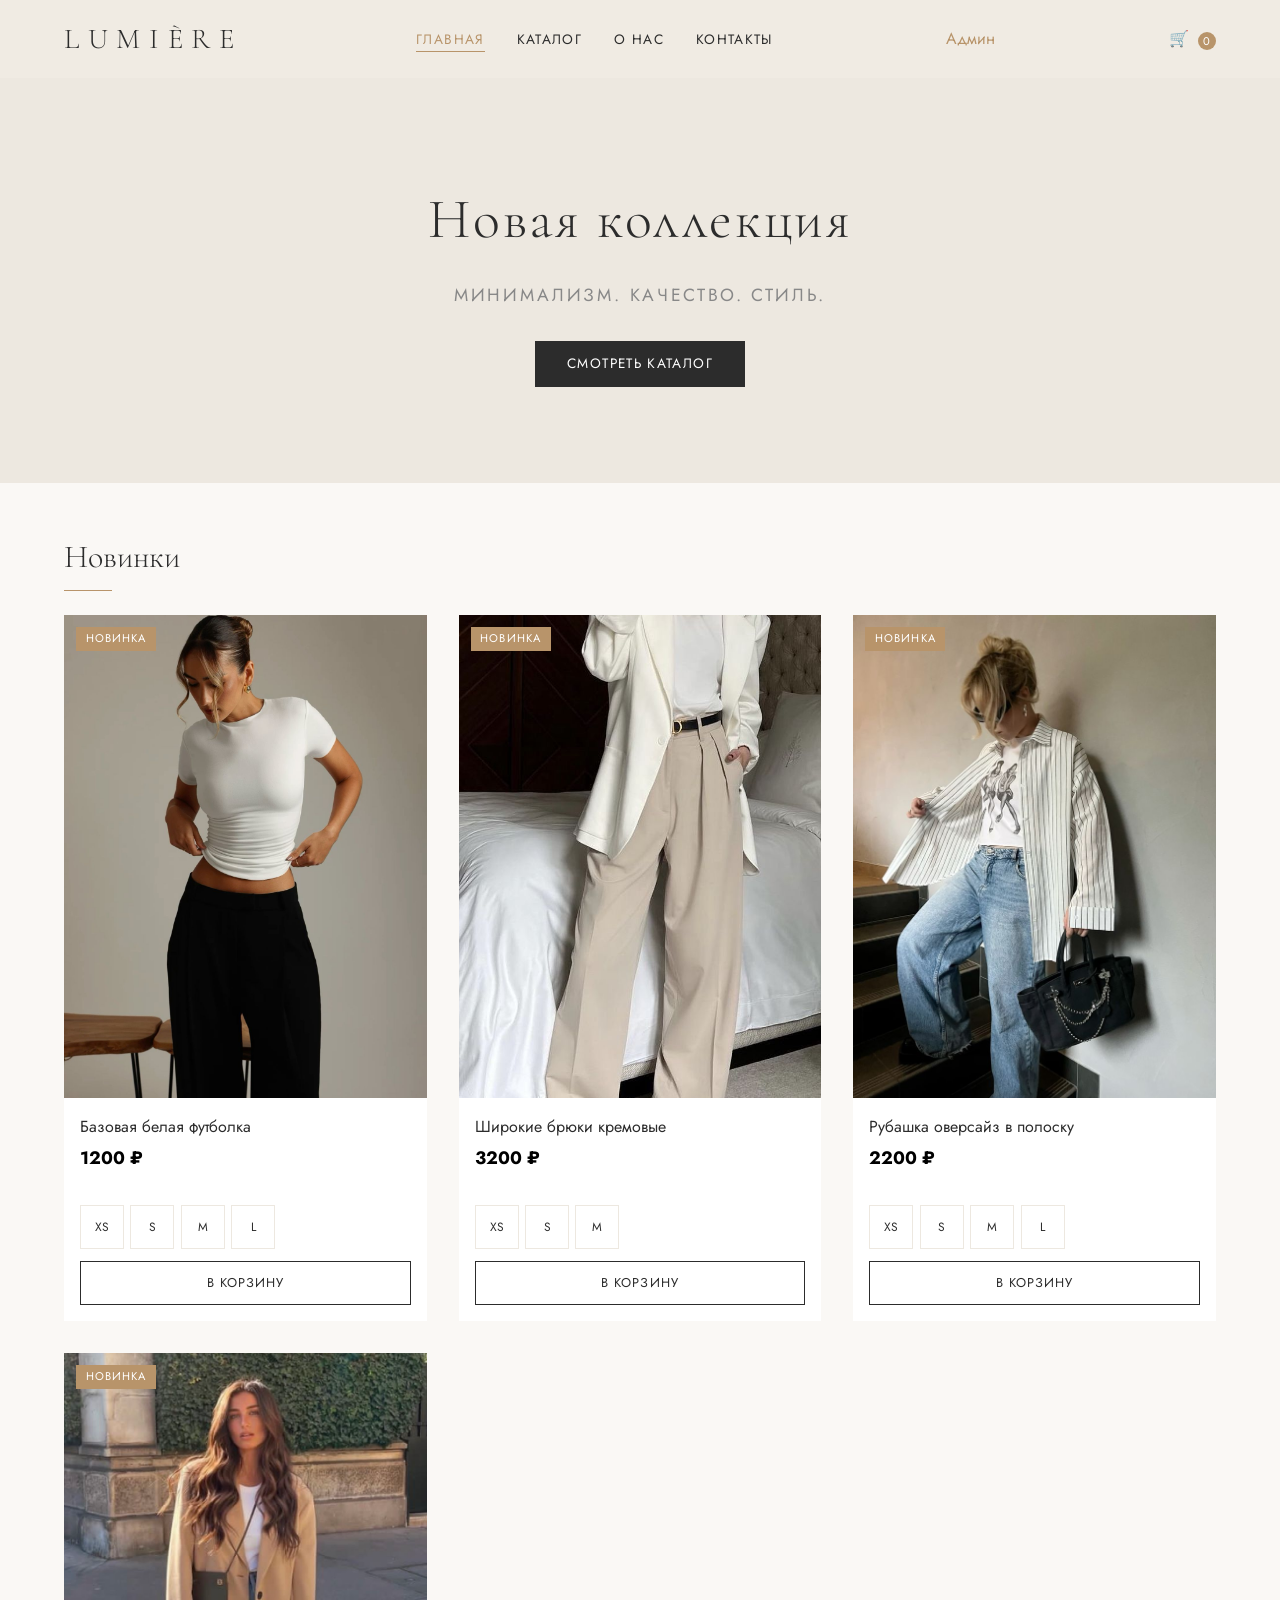
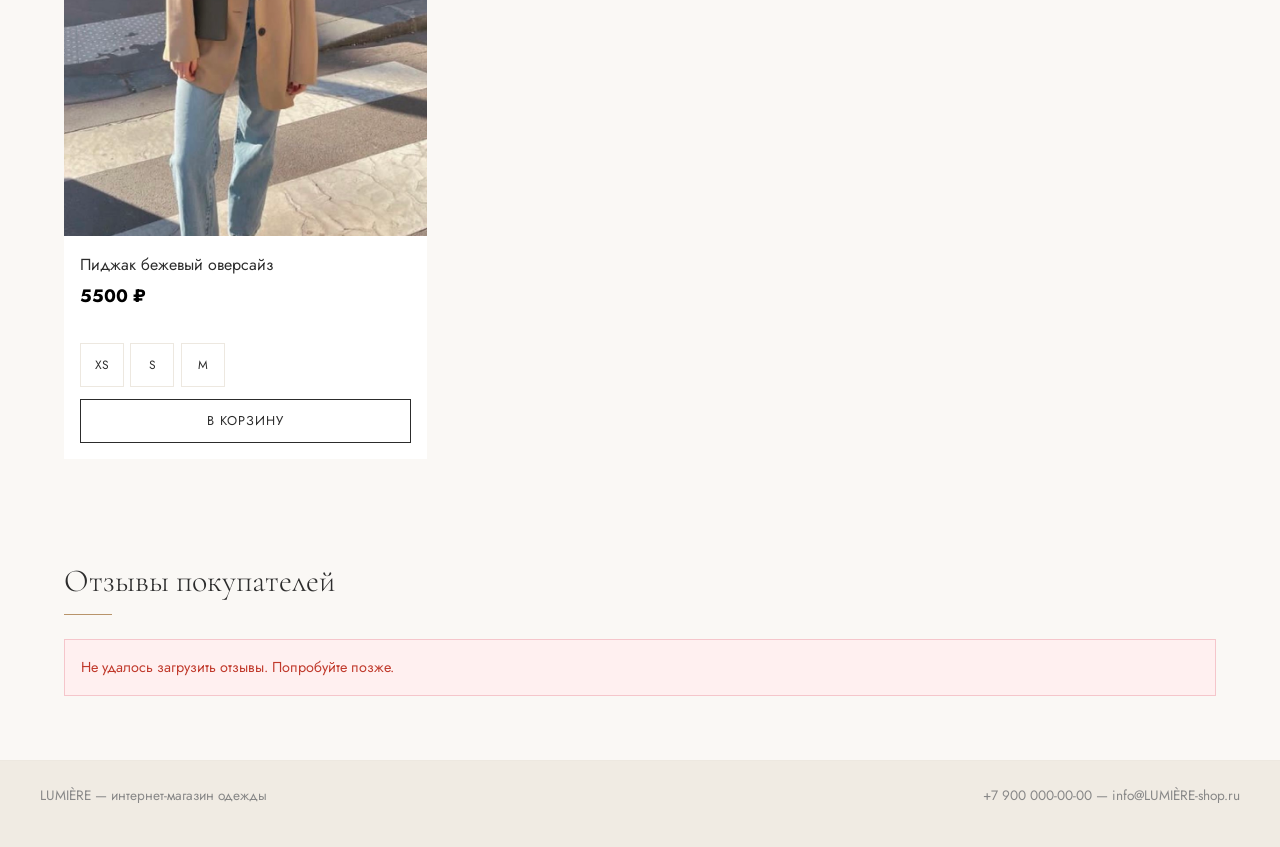
<file: index.html>
<!DOCTYPE html>
<html lang="ru">
<head>
    <meta charset="utf-8">
    <meta name="viewport" content="width=device-width, initial-scale=1.0">
    <title>LUMIÈRE — Главная</title>
    <link rel="stylesheet" href="css/style.css">
</head>
<body>

<header id="header-container"></header>

<main>
    <section class="hero">
        <div class="hero-text">
            <h1>Новая коллекция</h1>
            <p>Минимализм. Качество. Стиль.</p>
            <a href="./catalog.html" class="btn-primary">Смотреть каталог</a>
        </div>
    </section>

    <section class="section-new">
        <h2>Новинки</h2>
        <div class="products-grid" id="new-arrivals"></div>
    </section>

    <section class="section-reviews">
        <h2>Отзывы покупателей</h2>
        <div id="reviews-error" class="error-message" style="display:none"></div>
        <div class="reviews-grid" id="reviews-container"></div>
    </section>
</main>

<footer id="footer-container"></footer>

<script type="module" src="js/main.js"></script>
</body>
</html>
</file>
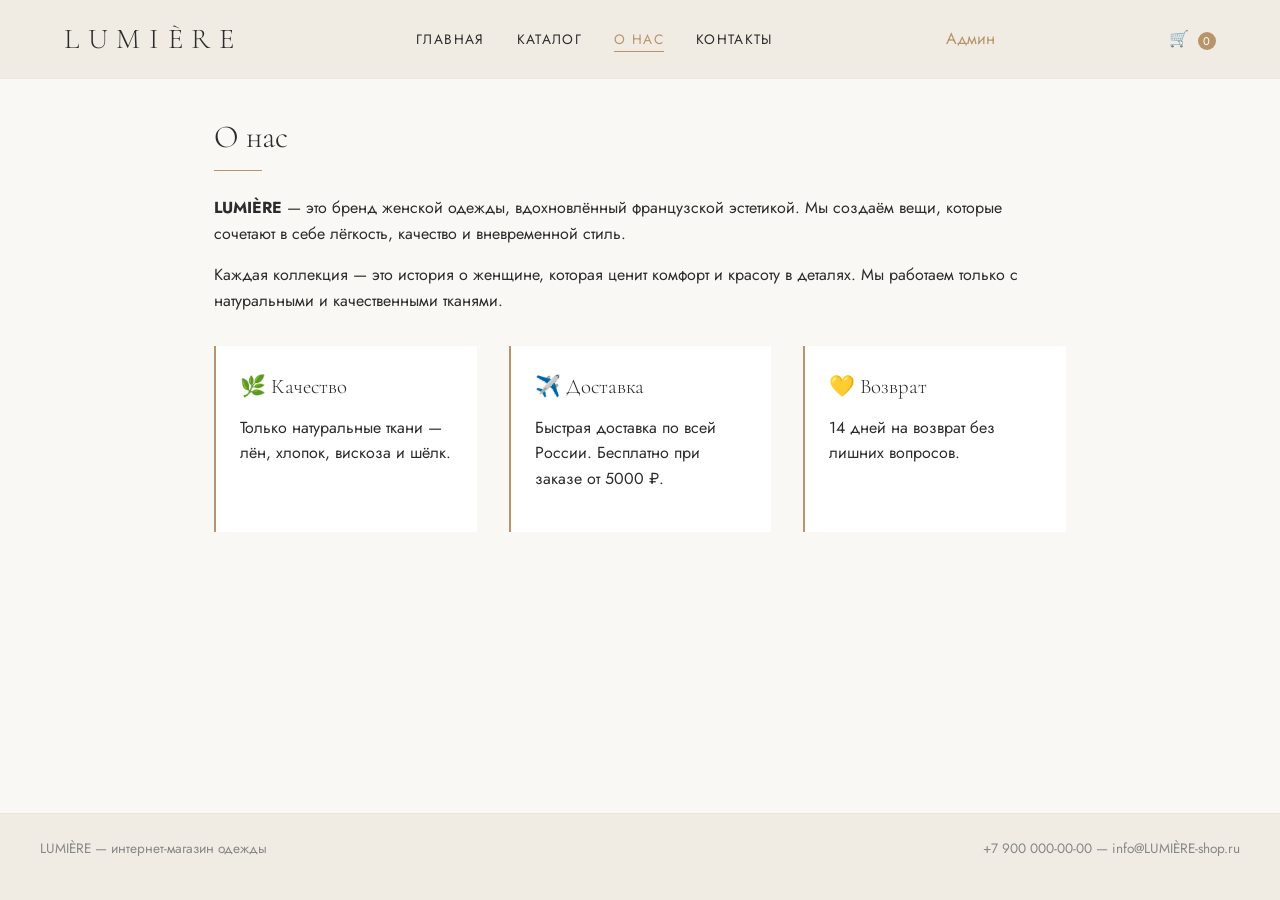
<file: about.html>
<!DOCTYPE html>
<html lang="ru">
<head>
    <meta charset="utf-8">
    <meta name="viewport" content="width=device-width, initial-scale=1.0">
    <title>LUMIÈRE — О нас</title>
    <link rel="stylesheet" href="css/style.css">
</head>
<body>

<header id="header-container"></header>

<main>
    <section class="about-section container">
        <h2>О нас</h2>
        <p>
            <strong>LUMIÈRE</strong> — это бренд женской одежды, вдохновлённый французской эстетикой.
            Мы создаём вещи, которые сочетают в себе лёгкость, качество и вневременной стиль.
        </p>
        <p>
            Каждая коллекция — это история о женщине, которая ценит комфорт и красоту в деталях.
            Мы работаем только с натуральными и качественными тканями.
        </p>

        <div class="about-grid">
            <div class="about-block">
                <h3>🌿 Качество</h3>
                <p>Только натуральные ткани — лён, хлопок, вискоза и шёлк.</p>
            </div>
            <div class="about-block">
                <h3>✈️ Доставка</h3>
                <p>Быстрая доставка по всей России. Бесплатно при заказе от 5000 ₽.</p>
            </div>
            <div class="about-block">
                <h3>💛 Возврат</h3>
                <p>14 дней на возврат без лишних вопросов.</p>
            </div>
        </div>
    </section>
</main>

<footer id="footer-container"></footer>

<script type="module" src="js/main.js"></script>
</body>
</html>
</file>
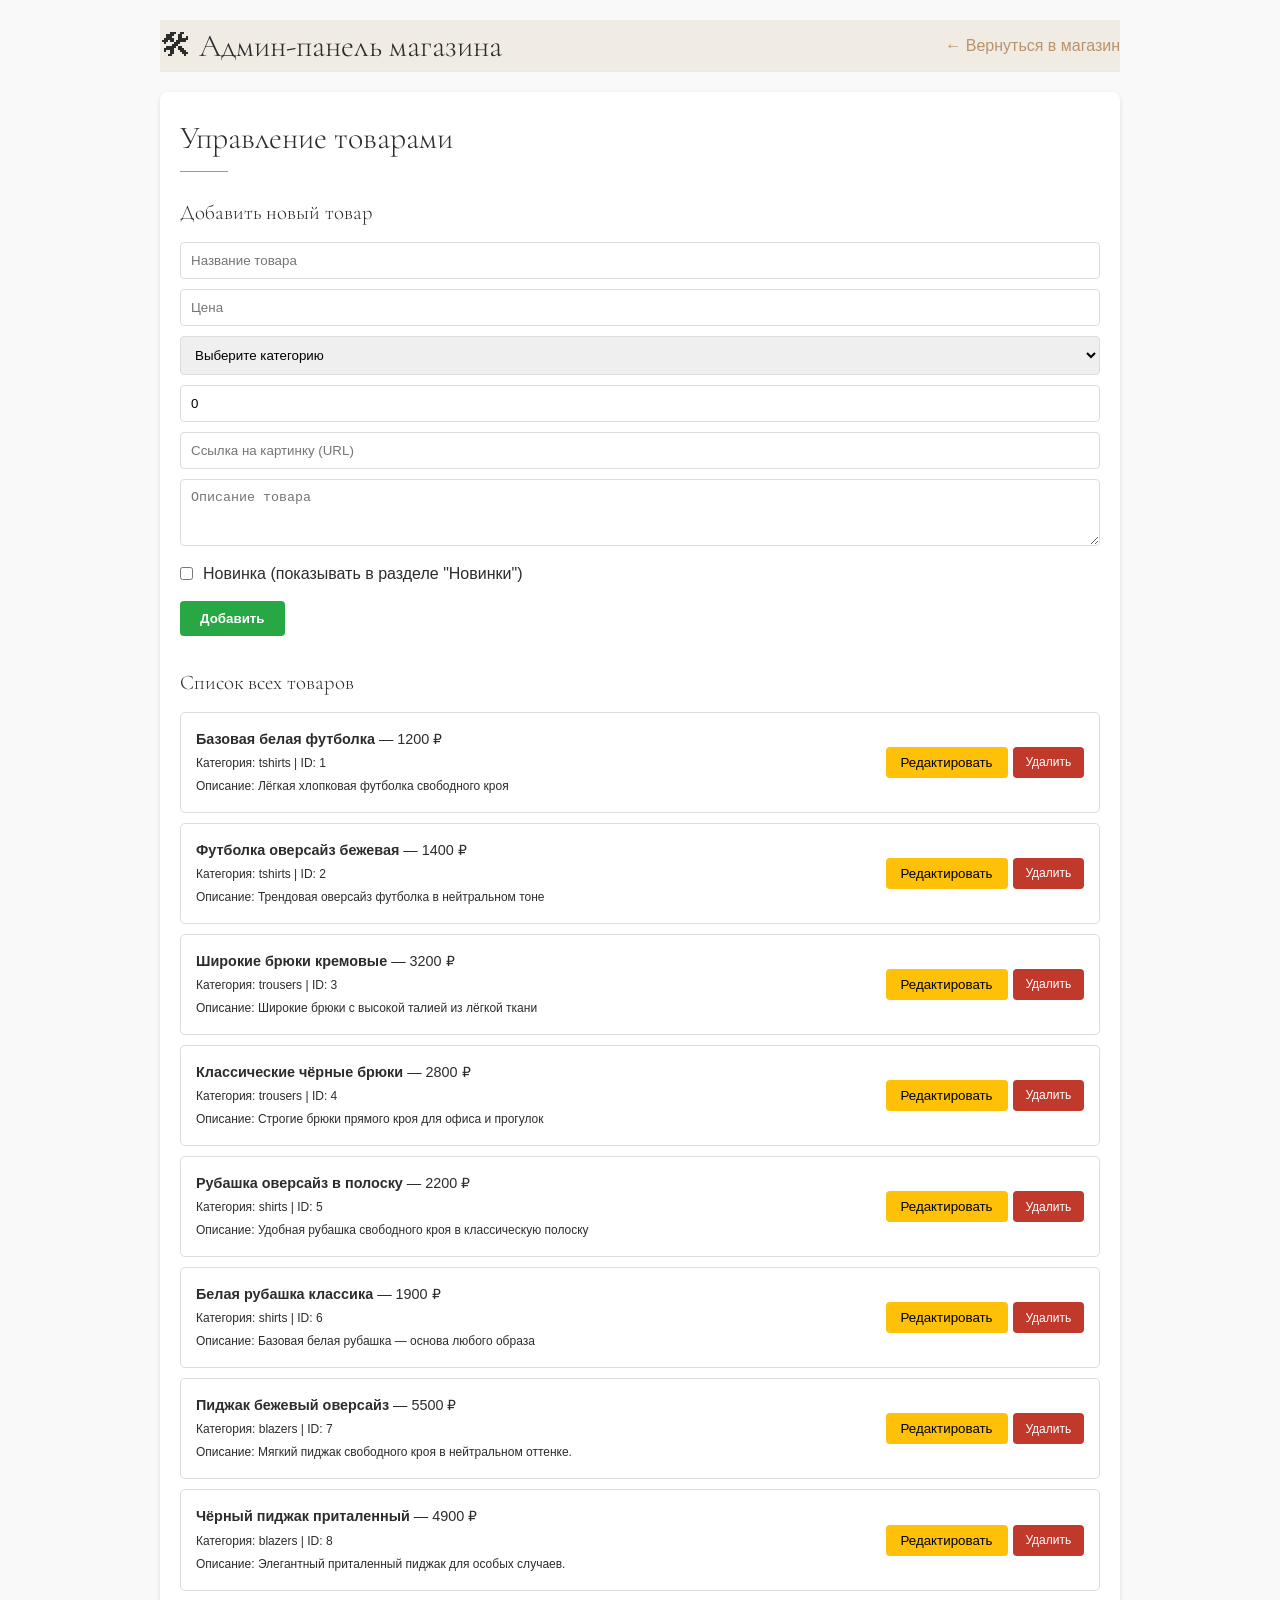
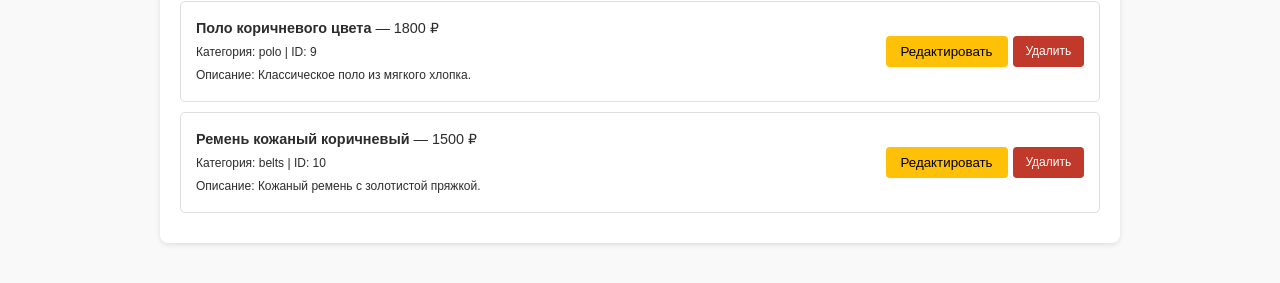
<file: admin.html>
<!DOCTYPE html>
<html lang="ru">
<head>
    <meta charset="UTF-8">
    <meta name="viewport" content="width=device-width, initial-scale=1.0">
    <title>Админ-панель</title>
  
    <link rel="stylesheet" href="css/style.css"> 
    <style>
        body { font-family: Arial, sans-serif; padding: 20px; max-width: 1000px; margin: 0 auto; background: #f9f9f9; }
        .hidden { display: none !important; }
        .admin-section { background: white; padding: 20px; border-radius: 8px; box-shadow: 0 2px 5px rgba(0,0,0,0.1); margin-bottom: 20px; }
        #productForm input, #productForm select, #productForm textarea {
            display: block; width: 100%; margin-bottom: 10px; padding: 10px; box-sizing: border-box; border: 1px solid #ddd; border-radius: 4px;
        }
        .form-buttons { display: flex; gap: 10px; }
        .form-buttons button { padding: 10px 20px; cursor: pointer; border: none; border-radius: 4px; font-weight: bold; }
        .btn-submit { background: #28a745; color: white; }
        .btn-cancel { background: #6c757d; color: white; }
        
        .admin-product-item { border: 1px solid #ddd; padding: 15px; margin-bottom: 10px; border-radius: 5px; display: flex; justify-content: space-between; align-items: center; background: white; }
        .btn-edit { background: #ffc107; color: black; border: none; padding: 8px 15px; cursor: pointer; border-radius: 4px; margin-right: 5px; }
        .btn-delete { background: #dc3545; color: white; border: none; padding: 8px 15px; cursor: pointer; border-radius: 4px; }
        header { display: flex; justify-content: space-between; align-items: center; margin-bottom: 20px; }
    </style>
</head>
<body>

    <header>
        <h1>🛠 Админ-панель магазина</h1>
        <a href="index.html">← Вернуться в магазин</a>
    </header>

    <main id="adminContainer">
      
     
        <section id="adminDashboard" class="admin-section">
            <h2>Управление товарами</h2>
            
            <div class="product-form-container">
                <h3 id="formTitle">Добавить новый товар</h3>
                <form id="productForm">
                    <input type="hidden" id="editProductId" value="">
                    
                    <input type="text" id="productName" placeholder="Название товара" required>
                    <input type="number" id="productPrice" placeholder="Цена" required min="0.01" step="0.01">
                    
                    <select id="productCategory" required>
                        <option value="">Выберите категорию</option>
                        <option value="tshirts">Футболки</option>
                        <option value="trousers">Брюки</option>       
                        <option value="shirts">Рубашки</option>
                        <option value="blazers">Пиджаки</option>      
                        <option value="polo">Поло</option>
                        <option value="belts">Ремни</option>
                    </select>
                    
                    <input type="number" id="productDiscount" placeholder="Скидка в %" value="0" min="0" max="99">
                    <input type="text" id="productImage" placeholder="Ссылка на картинку (URL)">
                    <textarea id="productDescription" placeholder="Описание товара" rows="3"></textarea>
                    
                    <div class="checkbox-group" style="margin: 15px 0;">
                        <label style="display: flex; align-items: center; gap: 10px; cursor: pointer;">
                            <input type="checkbox" id="productIsNew" style="width: auto; margin: 0;">
                            <span>Новинка (показывать в разделе "Новинки")</span>
                        </label>
                    </div>

                    <div class="form-buttons">
                        <button type="submit" id="formSubmitBtn" class="btn-submit">Добавить</button>
                        <button type="button" id="cancelEditBtn" class="btn-cancel hidden">Отмена</button>
                    </div>
                </form>
            </div>

            <div class="products-list-container" style="margin-top: 30px;">
                <h3>Список всех товаров</h3>
                <div id="allProductsList">
                    <p>Загрузка товаров...</p>
                </div>
            </div>
        </section>
    </main>

    <script type="module" src="js/main.js"></script>
</body>
</html>
</file>
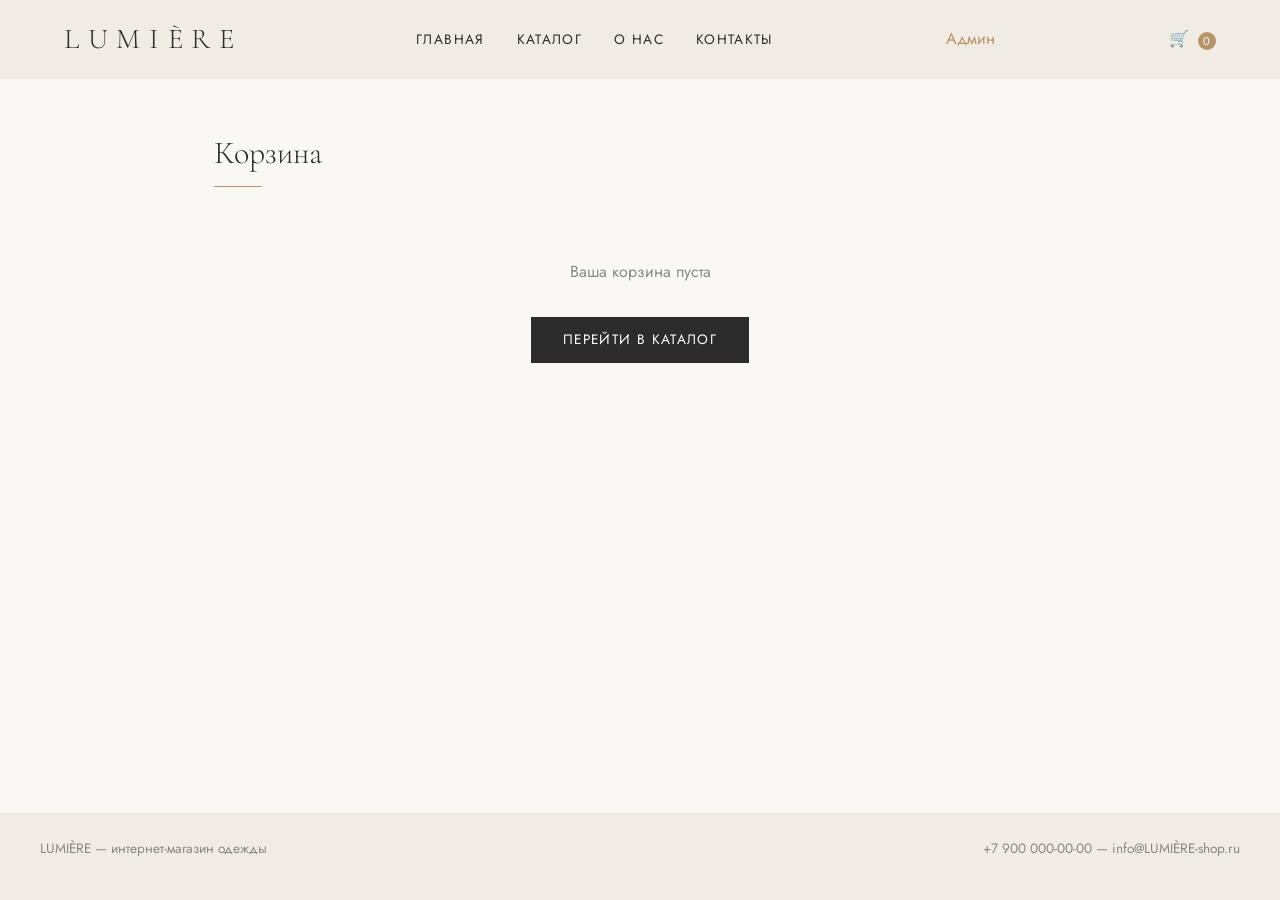
<file: cart.html>
<!DOCTYPE html>
<html lang="ru">
<head>
    <meta charset="utf-8">
    <meta name="viewport" content="width=device-width, initial-scale=1.0">
    <title>LUMIÈRE — Корзина</title>
    <link rel="stylesheet" href="css/style.css">
</head>
<body>

<header id="header-container"></header>

<main>
    <section class="cart-section">
        <h2>Корзина</h2>
        <div id="cart-container"></div>
    </section>
</main>

<footer id="footer-container"></footer>

<script type="module" src="js/main.js"></script>
</body>
</html>
</file>
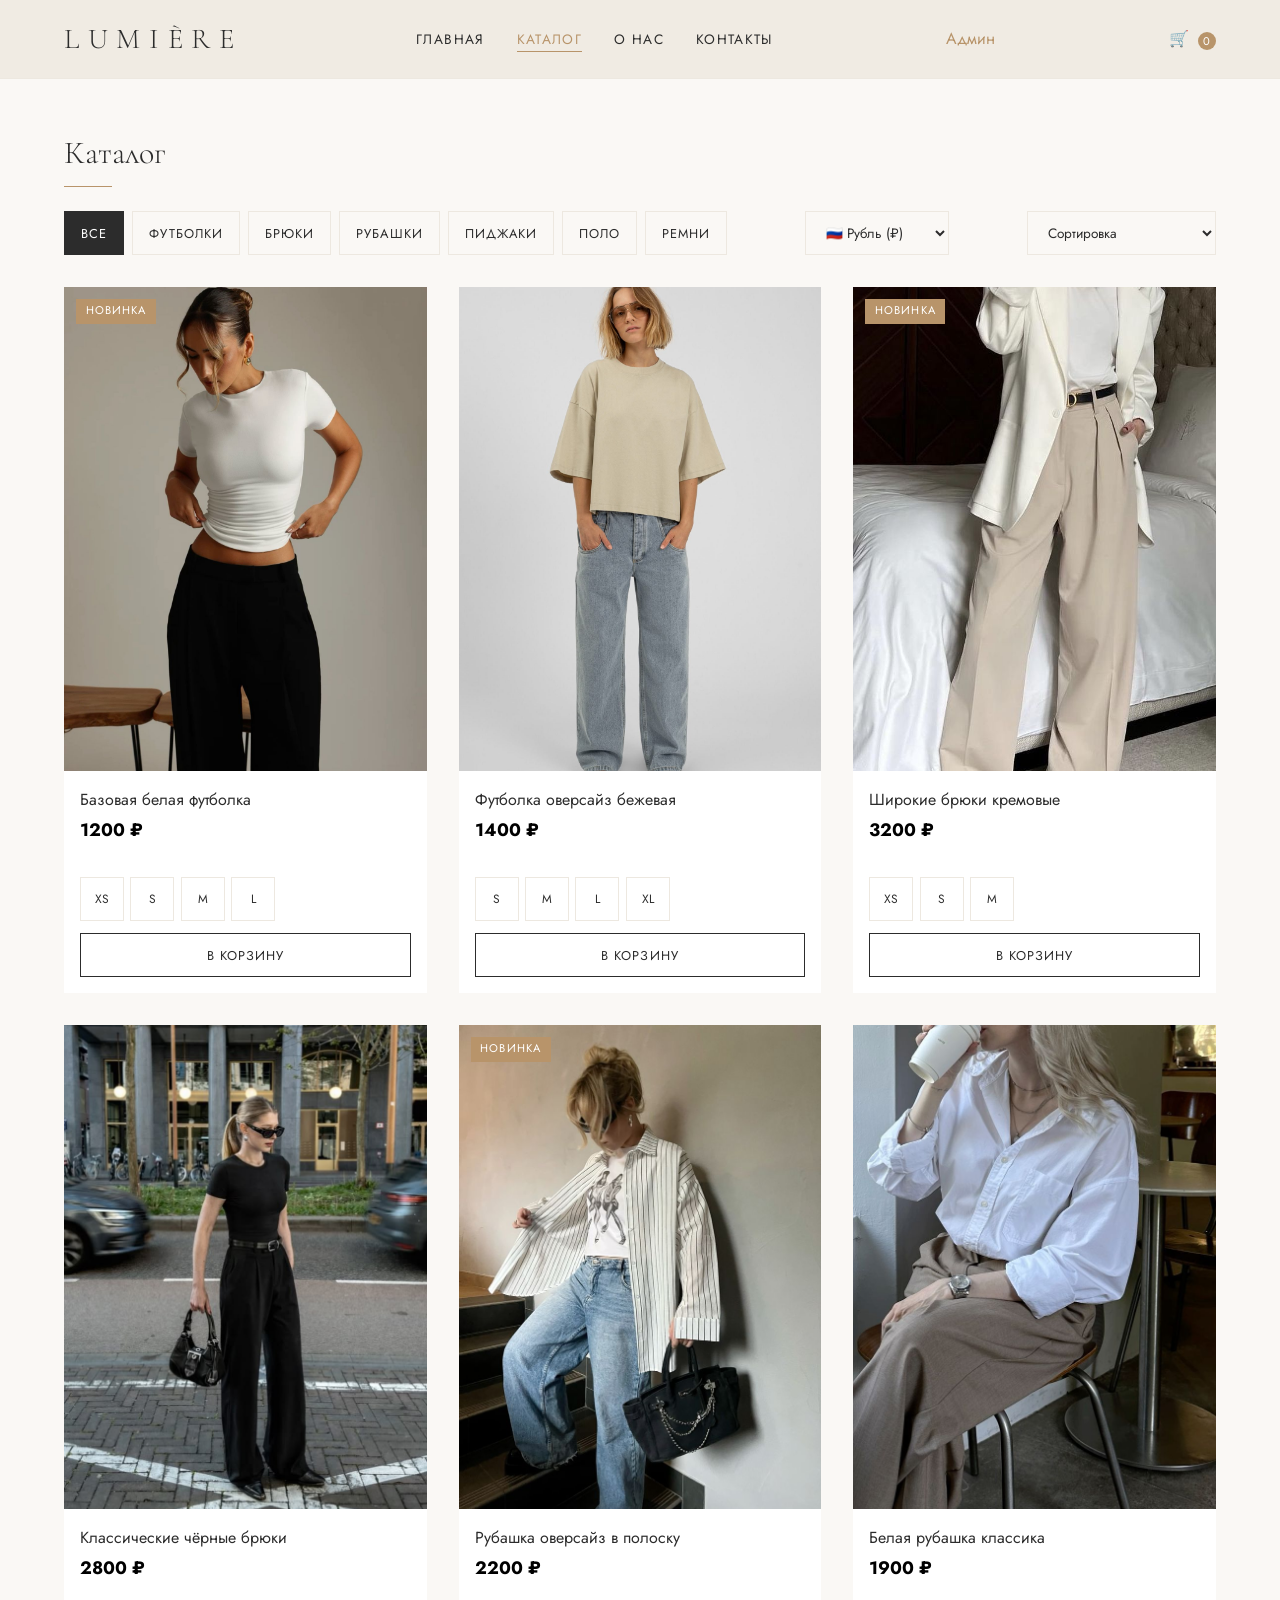
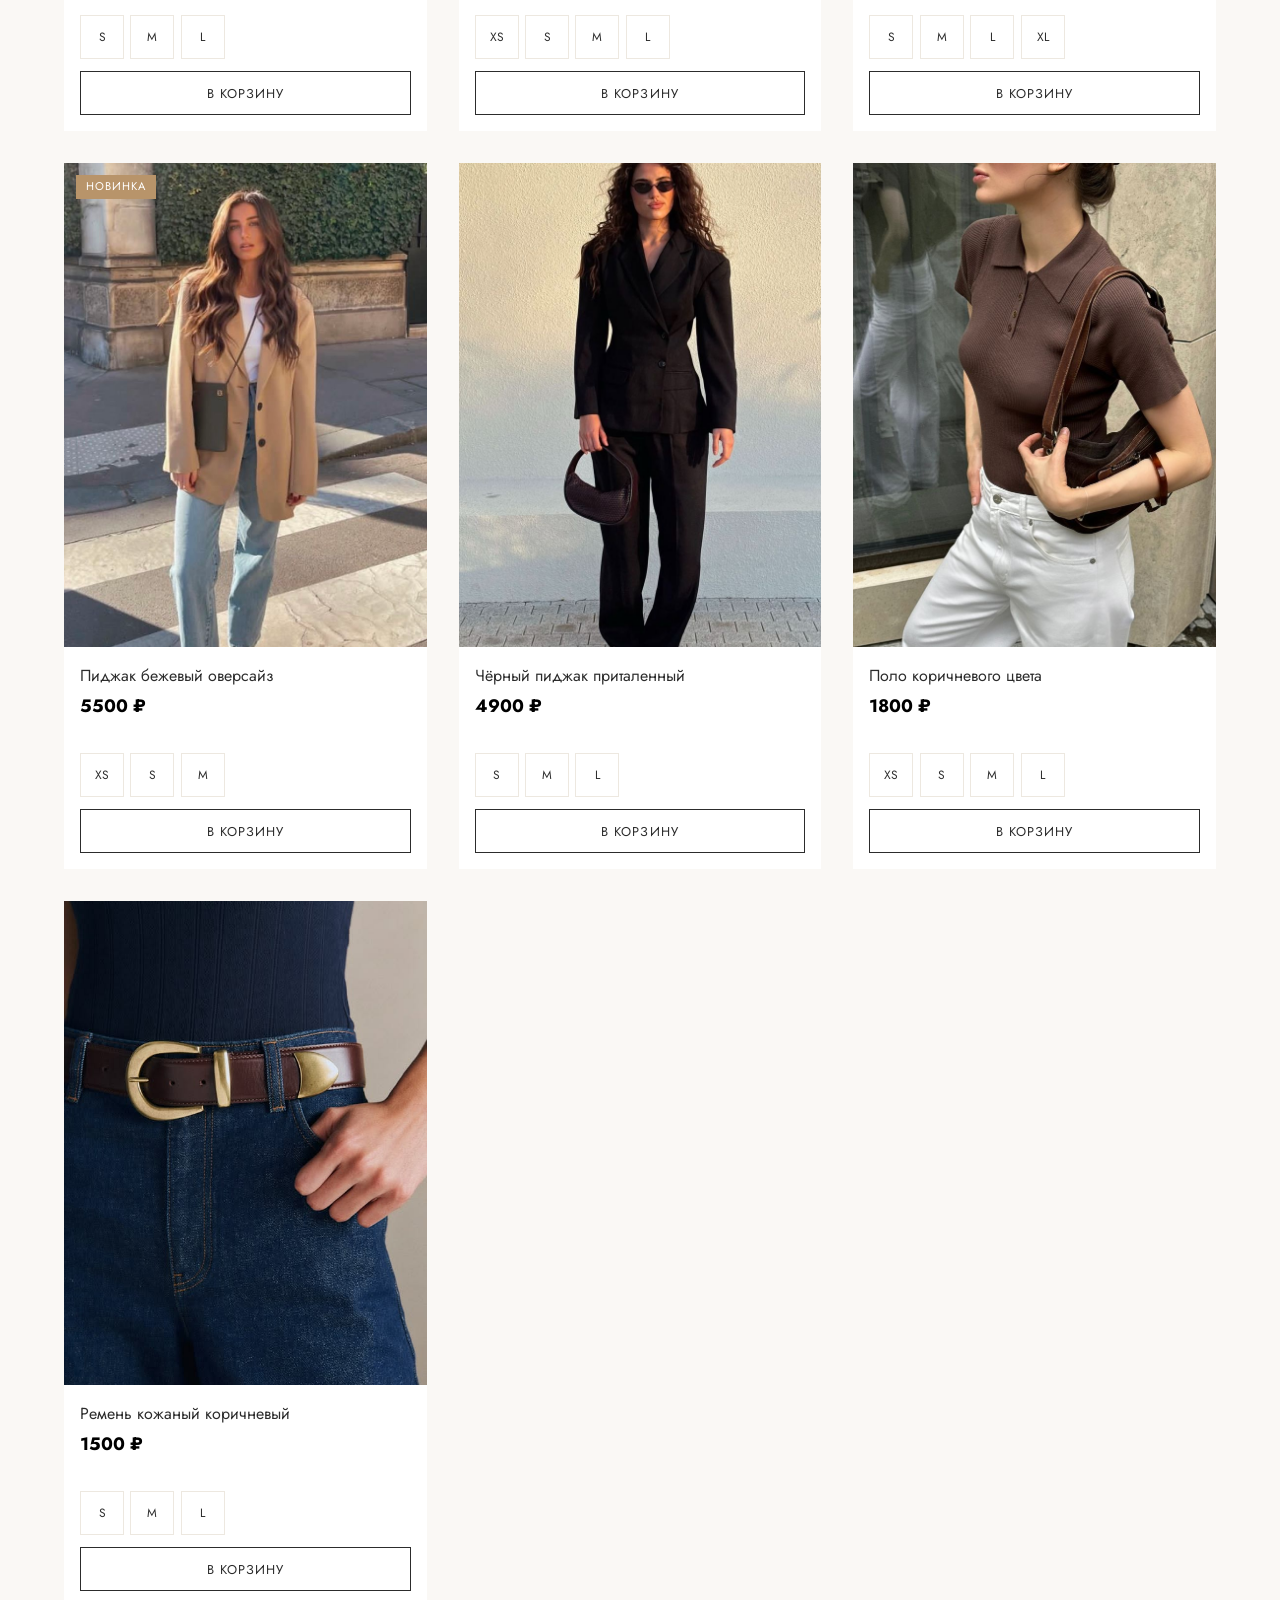
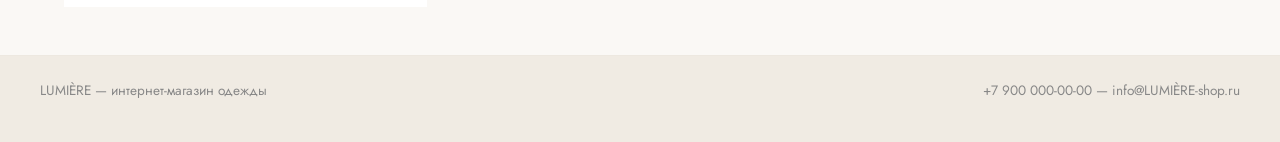
<file: catalog.html>
<!DOCTYPE html>
<html lang="ru">
<head>
    <meta charset="utf-8">
    <meta name="viewport" content="width=device-width, initial-scale=1.0">
    <title>LUMIÈRE — Каталог</title>
    <link rel="stylesheet" href="css/style.css">
</head>
<body>

<header id="header-container"></header>

<main>
    <section class="catalog-section">
        <h2>Каталог</h2>

        <div class="catalog-controls">
            <div class="filters" id="category-filters"></div>
            <div id="currency-selector"></div>
            <select id="sort-select" class="sort-select">
                <option value="default">Сортировка</option>
                <option value="price-asc">Цена: по возрастанию</option>
                <option value="price-desc">Цена: по убыванию</option>
            </select>
        </div>

        <div class="products-grid" id="products-grid"></div>
    </section>
</main>

<footer id="footer-container"></footer>

<script type="module" src="js/main.js"></script>
</body>
</html>
</file>
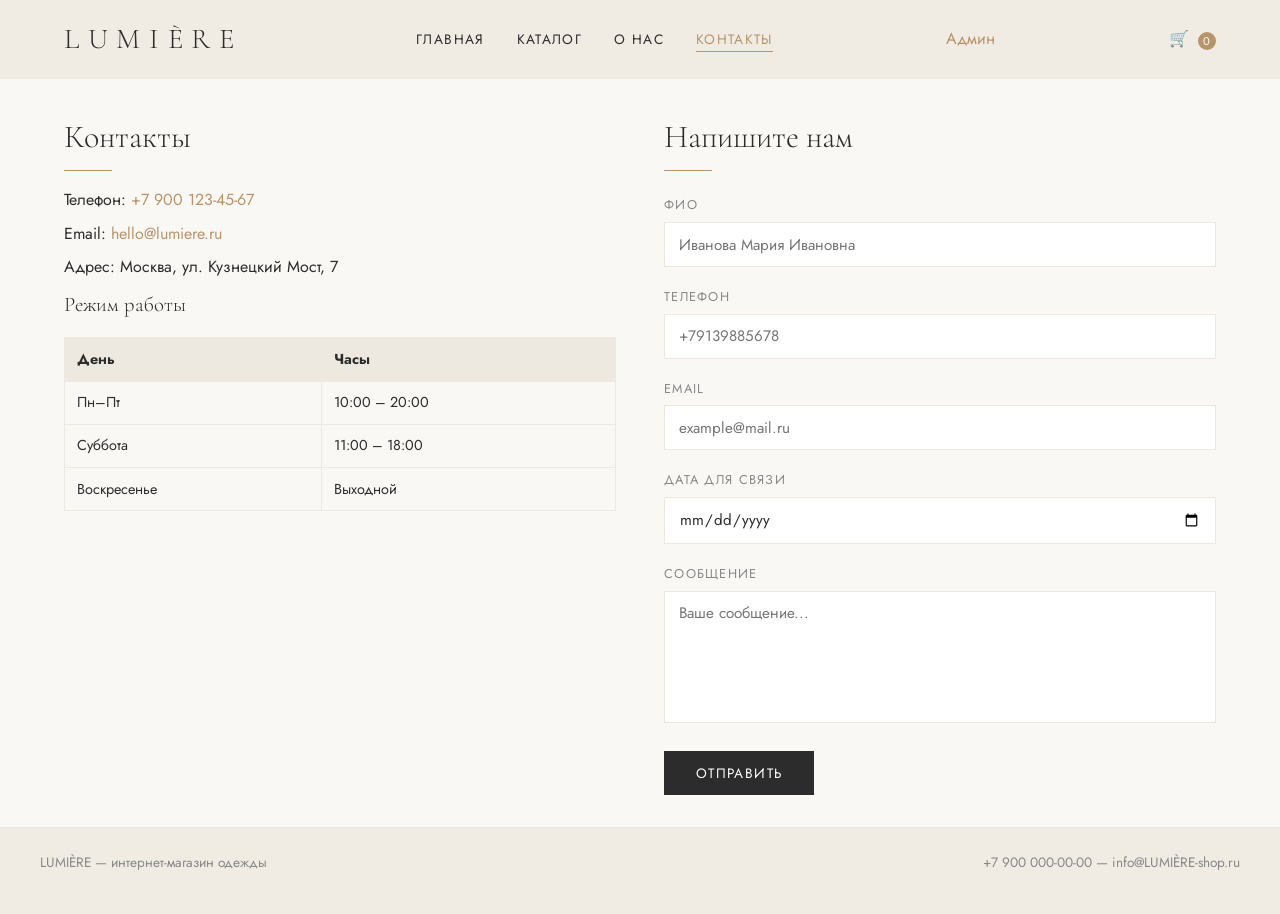
<file: contacts.html>
<!DOCTYPE html>
<html lang="ru">
<head>
    <meta charset="utf-8">
    <meta name="viewport" content="width=device-width, initial-scale=1.0">
    <title>LUMIÈRE — Контакты</title>
    <link rel="stylesheet" href="css/style.css">
</head>
<body>

<header id="header-container"></header>

<main>
    <section class="contacts-section container">
        <div class="contacts-info">
            <h2>Контакты</h2>
            <p>Телефон: <a href="tel:+79001234567">+7 900 123-45-67</a></p>
            <p>Email: <a href="mailto:hello@lumiere.ru">hello@lumiere.ru</a></p>
            <p>Адрес: Москва, ул. Кузнецкий Мост, 7</p>

            <h3>Режим работы</h3>
            <table class="schedule-table">
                <tr><th>День</th><th>Часы</th></tr>
                <tr><td>Пн–Пт</td><td>10:00 – 20:00</td></tr>
                <tr><td>Суббота</td><td>11:00 – 18:00</td></tr>
                <tr><td>Воскресенье</td><td>Выходной</td></tr>
            </table>
        </div>

        <div id="contact-form-container"></div>
    </section>
</main>

<footer id="footer-container"></footer>

<script type="module" src="js/main.js"></script>
</body>
</html>
</file>
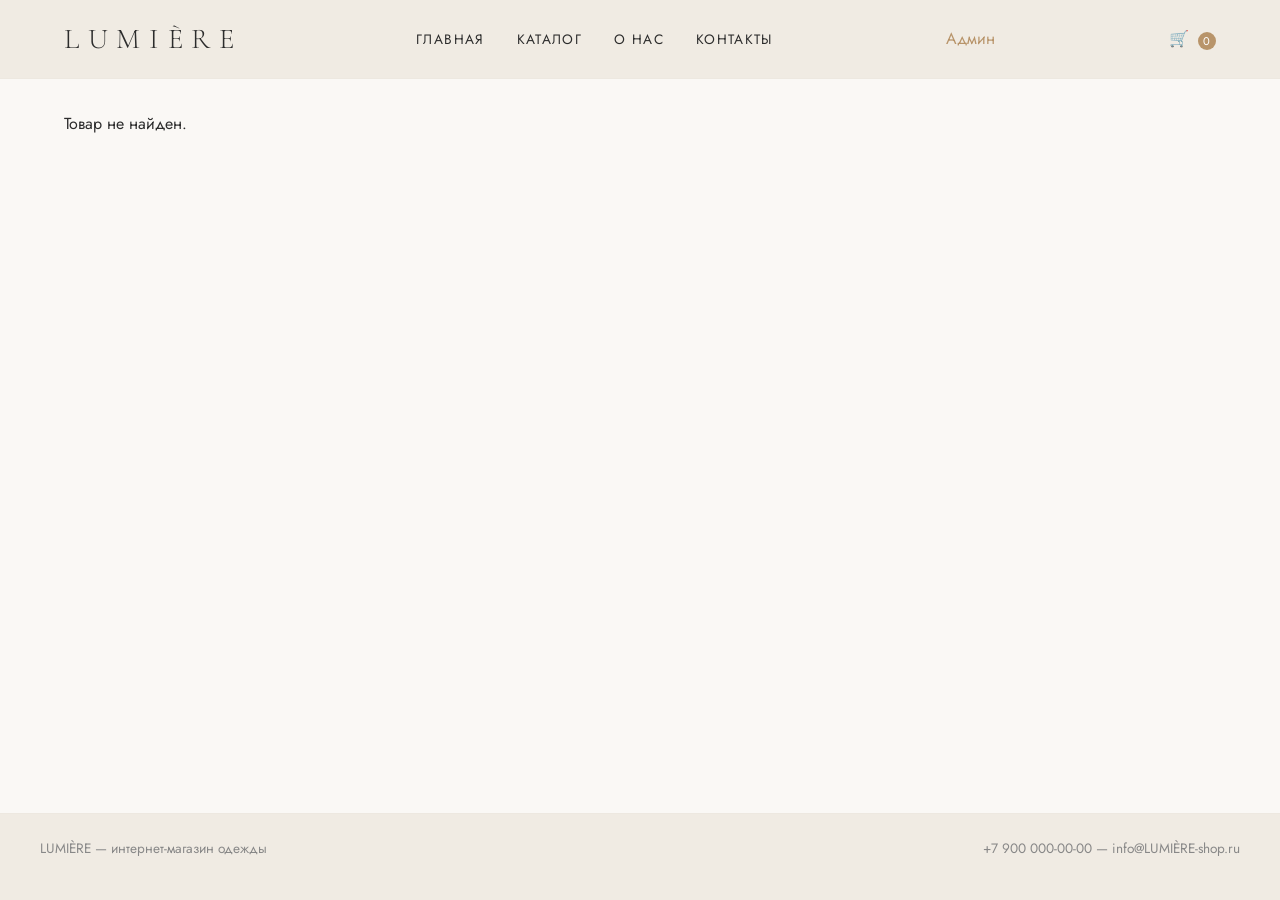
<file: product.html>
<!DOCTYPE html>
<html lang="ru">
<head>
    <meta charset="utf-8">
    <meta name="viewport" content="width=device-width, initial-scale=1.0">
    <title>LUMIÈRE — Товар</title>
    <link rel="stylesheet" href="css/style.css">
</head>
<body>

<header id="header-container"></header>

<main>
    <div class="container" id="product-detail"></div>
</main>

<footer id="footer-container"></footer>

<script type="module" src="js/main.js"></script>
</body>
</html>
</file>
<file: css/style.css>
@import url('https://fonts.googleapis.com/css2?family=Cormorant+Garamond:ital,wght@0,300;0,400;0,600;1,300&family=Jost:wght@300;400;500&display=swap');

* {
    margin: 0;
    padding: 0;
    box-sizing: border-box;
}

:root {
    --bg: #FAF8F5;
    --text: #2C2C2C;
    --accent: #B8946A;
    --light: #EDE8E0;
    --muted: #888;
    --white: #FFFFFF;
    --header-bg: #F0EBE3;
}

html {
    font-size: 16px;
}

body {
    font-family: 'Jost', sans-serif;
    background-color: var(--bg);
    color: var(--text);
    line-height: 1.6;
    min-height: 100vh;
    display: flex;
    flex-direction: column;
}


header {
    background-color: var(--header-bg);
    border-bottom: 1px solid var(--light);
    position: sticky;
    top: 0;
    z-index: 100;
}

.header-inner {
    max-width: 1200px;
    margin: 0 auto;
    padding: 1rem 1.5rem;
    display: flex;
    align-items: center;
    justify-content: space-between;
}

.logo {
    font-family: 'Cormorant Garamond', serif;
    font-size: 1.8rem;
    font-weight: 300;
    letter-spacing: 0.3em;
    color: var(--text);
    text-decoration: none;
}

.main-nav {
    display: flex;
    align-items: center;
}

#menu-toggle {
    display: none;
    
}

.burger {
    display: none;
    flex-direction: column;
    justify-content: space-between;
    width: 24px;
    height: 18px;
    cursor: pointer
}

.burger span {
    display: block;
    height: 2px;
    background: var(--text);
    transition: 0.3s;
}

.menu {
    list-style: none;
    display: flex;
    gap: 2rem;
    align-items: center;
}

.menu a {
    font-family: 'Jost', sans-serif;
    font-size: 0.85rem;
    font-weight: 400;
    letter-spacing: 0.1em;
    text-transform: uppercase;
    color: var(--text);
    text-decoration: none;
    transition: color 0.2s;
    position: relative;
}

.menu a:hover,
.menu a.active {
    color: var(--accent);
}

.menu a.active::after {
    content: '';
    display: block;
    height: 1px;
    background: var(--accent);
    position: absolute;
    bottom: -3px;
    left: 0;
    right: 0;
}

.cart-badge {
    display: inline-block;
    background: var(--accent);
    color: var(--white);
    border-radius: 50%;
    font-size: 0.7rem;
    width: 18px;
    height: 18px;
    line-height: 18px;
    text-align: center;
    margin-left: 4px;
    vertical-align: middle;
}


footer {
    background-color: var(--header-bg);
    border-top: 1px solid var(--light);
    padding: 1.5rem;
    margin-top: auto;
}

.footer-inner {
    max-width: 1200px;
    margin: 0 auto;
    display: flex;
    align-items: center;
    justify-content: space-between;
    flex-wrap: wrap;
    gap: 1rem;
}

.footer-copyright {
    font-size: 0.85rem;
    color: var(--muted);
}

.footer-socials {
    display: flex;
    gap: 1rem;
}

.social-link {
    font-size: 0.8rem;
    font-weight: 500;
    letter-spacing: 0.1em;
    color: var(--muted);
    text-decoration: none;
    transition: color 0.2s;
}

.social-link:hover {
    color: var(--accent);
}


main {
    flex: 1;
}

.container {
    max-width: 1200px;
    margin: 0 auto;
    padding: 2rem 1.5rem;
}

h1, h2, h3 {
    font-family: 'Cormorant Garamond', serif;
    font-weight: 300;
    color: var(--text);
}

h2 {
    font-size: 2rem;
    margin-bottom: 1.5rem;
}

h2::after {
    content: '';
    display: block;
    width: 3rem;
    height: 1px;
    background: var(--accent);
    margin-top: 0.5rem;
}

h3 {
    font-size: 1.3rem;
    margin-bottom: 0.75rem;
}

p {
    margin-bottom: 1rem;
}

a {
    color: var(--accent);
    text-decoration: none;
}

a:hover {
    text-decoration: underline;
}


.btn-primary,
.btn-secondary {
    display: inline-block;
    padding: 0.75rem 2rem;
    font-family: 'Jost', sans-serif;
    font-size: 0.85rem;
    letter-spacing: 0.1em;
    text-transform: uppercase;
    text-decoration: none;
    cursor: pointer;
    border: none;
    transition: background 0.2s, color 0.2s;
    min-height: 44px;
}

.btn-primary {
    background: var(--text);
    color: var(--white);
}

.btn-primary:hover {
    background: var(--accent);
    text-decoration: none;
    color: var(--white);
}

.btn-secondary {
    background: transparent;
    color: var(--text);
    border: 1px solid var(--text);
}

.btn-secondary:hover {
    background: var(--light);
    text-decoration: none;
}


.hero {
    background: var(--light);
    padding: 6rem 1.5rem;
    text-align: center;
}

.hero-text h1 {
    font-size: 3.5rem;
    font-weight: 300;
    letter-spacing: 0.05em;
    margin-bottom: 1rem;
}

.hero-text p {
    font-size: 1.1rem;
    color: var(--muted);
    margin-bottom: 2rem;
    letter-spacing: 0.15em;
    text-transform: uppercase;
}


.section-new,
.section-reviews {
    max-width: 1200px;
    margin: 0 auto;
    padding: 3rem 1.5rem;
}


.products-grid {
    display: grid;
    grid-template-columns: repeat(3, 1fr);
    gap: 2rem;
}


.product-card {
    position: relative;
    background: var(--white);
    transition: box-shadow 0.2s;
}

.product-card:hover {
    box-shadow: 0 4px 20px rgba(0,0,0,0.08);
}

.product-card a {
    text-decoration: none;
    color: inherit;
    display: block;
}

.badge-new {
    position: absolute;
    top: 0.75rem;
    left: 0.75rem;
    background: var(--accent);
    color: var(--white);
    font-size: 0.7rem;
    padding: 0.2rem 0.6rem;
    letter-spacing: 0.1em;
    text-transform: uppercase;
    z-index: 1;
}

.product-image {
    overflow: hidden;
    aspect-ratio: 3/4;
    background: var(--light);
}

.product-image img {
    width: 100%;
    height: 100%;
    object-fit: cover;
    transition: transform 0.4s ease;
}

.product-card:hover .product-image img {
    transform: scale(1.04);
}

.product-info {
    padding: 1rem;
}

.product-info h3 {
    font-size: 1rem;
    font-family: 'Jost', sans-serif;
    font-weight: 400;
    margin-bottom: 0.25rem;
}

.product-price {
    color: var(--accent);
    font-size: 1rem;
    font-weight: 500;
}

.product-sizes {
    padding: 0 1rem;
    display: flex;
    gap: 0.4rem;
    flex-wrap: wrap;
    margin-bottom: 0.75rem;
}

.size-btn {
    border: 1px solid var(--light);
    background: transparent;
    color: var(--text);
    font-family: 'Jost', sans-serif;
    font-size: 0.75rem;
    padding: 0.3rem 0.6rem;
    cursor: pointer;
    transition: background 0.2s, color 0.2s;
    min-height: 44px;
    min-width: 44px;
}

.size-btn:hover,
.size-btn.active {
    background: var(--text);
    color: var(--white);
    border-color: var(--text);
}

.btn-add-cart {
    display: block;
    width: calc(100% - 2rem);
    margin: 0 1rem 1rem;
    padding: 0.65rem;
    background: transparent;
    border: 1px solid var(--text);
    color: var(--text);
    font-family: 'Jost', sans-serif;
    font-size: 0.8rem;
    letter-spacing: 0.08em;
    text-transform: uppercase;
    cursor: pointer;
    transition: background 0.2s, color 0.2s;
    min-height: 44px;
}

.btn-add-cart:hover {
    background: var(--text);
    color: var(--white);
}


.reviews-grid {
    display: grid;
    grid-template-columns: repeat(3, 1fr);
    gap: 1.5rem;
}

.review-card {
    background: var(--white);
    padding: 1.5rem;
    display: flex;
    gap: 1rem;
    align-items: flex-start;
}

.review-avatar {
    width: 48px;
    height: 48px;
    border-radius: 50%;
    object-fit: cover;
    flex-shrink: 0;
}

.review-body strong {
    display: block;
    font-size: 0.9rem;
    margin-bottom: 0.4rem;
}

.review-body p {
    font-size: 0.85rem;
    color: var(--muted);
    margin: 0;
}


.skeleton {
    pointer-events: none;
}

.skeleton-avatar {
    width: 48px;
    height: 48px;
    border-radius: 50%;
    background: var(--light);
    flex-shrink: 0;
    animation: pulse 1.2s infinite;
}

.skeleton-line {
    height: 12px;
    background: var(--light);
    border-radius: 4px;
    margin-bottom: 8px;
    width: 100%;
    animation: pulse 1.2s infinite;
}

.skeleton-line.short {
    width: 60%;
}

@keyframes pulse {
    0%, 100% { opacity: 1; }
    50% { opacity: 0.4; }
}


.error-message {
    background: #FFF0F0;
    color: #C0392B;
    padding: 1rem;
    border: 1px solid #F5C6CB;
    margin-bottom: 1rem;
    font-size: 0.9rem;
}


.catalog-section {
    max-width: 1200px;
    margin: 0 auto;
    padding: 3rem 1.5rem;
}

.catalog-controls {
    display: flex;
    align-items: center;
    justify-content: space-between;
    flex-wrap: wrap;
    gap: 1rem;
    margin-bottom: 2rem;
}

.filters {
    display: flex;
    gap: 0.5rem;
    flex-wrap: wrap;
}

.filter-btn {
    border: 1px solid var(--light);
    background: transparent;
    color: var(--text);
    font-family: 'Jost', sans-serif;
    font-size: 0.8rem;
    letter-spacing: 0.08em;
    text-transform: uppercase;
    padding: 0.5rem 1rem;
    cursor: pointer;
    transition: background 0.2s, color 0.2s;
    min-height: 44px;
}

.filter-btn:hover,
.filter-btn.active {
    background: var(--text);
    color: var(--white);
    border-color: var(--text);
}

.sort-select, .currency-select  {
    border: 1px solid var(--light);
    background: transparent;
    font-family: 'Jost', sans-serif;
    font-size: 0.85rem;
    padding: 0.5rem 1rem;
    color: var(--text);
    cursor: pointer;
    min-height: 44px;
}

.catalog-empty {
    color: var(--muted);
    font-style: italic;
    grid-column: 1 / -1;
    text-align: center;
    padding: 3rem 0;
}


.product-detail-grid {
    display: grid;
    grid-template-columns: 1fr 1fr;
    gap: 3rem;
    align-items: start;
}

.product-detail-image {
    position: relative;
}

.product-detail-image img {
    width: 100%;
    aspect-ratio: 3/4;
    object-fit: cover;
}

.product-detail-info h1 {
    font-size: 2rem;
    margin-bottom: 1rem;
}

.product-detail-price {
    font-size: 1.5rem;
    color: var(--accent);
    font-weight: 500;
    margin-bottom: 1.5rem;
}

.product-detail-desc {
    color: var(--muted);
    margin-bottom: 2rem;
    line-height: 1.8;
}

.product-detail-info .product-sizes {
    padding: 0;
    margin-bottom: 1.5rem;
}

.product-detail-info .btn-primary,
.product-detail-info .btn-secondary {
    display: block;
    text-align: center;
    margin-bottom: 0.75rem;
    width: 100%;
}


.cart-section {
    max-width: 900px;
    margin: 0 auto;
    padding: 3rem 1.5rem;
}

.cart-empty {
    text-align: center;
    padding: 3rem 0;
    color: var(--muted);
}

.cart-empty .btn-primary {
    margin-top: 1rem;
}

.cart-item {
    display: grid;
    grid-template-columns: 80px 1fr auto;
    gap: 1rem;
    align-items: center;
    padding: 1rem 0;
    border-bottom: 1px solid var(--light);
}

.cart-item-img {
    width: 80px;
    height: 100px;
    object-fit: cover;
}

.cart-item-info h4 {
    font-family: 'Jost', sans-serif;
    font-weight: 400;
    font-size: 0.95rem;
    margin-bottom: 0.25rem;
}

.cart-item-size {
    font-size: 0.8rem;
    color: var(--muted);
    margin: 0;
}

.cart-item-price {
    color: var(--accent);
    font-weight: 500;
    margin: 0;
}

.cart-item-controls {
    display: flex;
    align-items: center;
    gap: 0.5rem;
}

.qty-btn {
    width: 32px;
    height: 32px;
    border: 1px solid var(--light);
    background: transparent;
    cursor: pointer;
    font-size: 1rem;
    display: flex;
    align-items: center;
    justify-content: center;
    transition: background 0.2s;
}

.qty-btn:hover {
    background: var(--light);
}

.qty-value {
    min-width: 24px;
    text-align: center;
    font-size: 0.9rem;
}

.btn-remove {
    border: none;
    background: transparent;
    cursor: pointer;
    color: var(--muted);
    font-size: 0.9rem;
    padding: 0.3rem;
    transition: color 0.2s;
}

.btn-remove:hover {
    color: #C0392B;
}

.cart-summary {
    padding: 2rem 0;
    text-align: right;
}

.cart-total {
    font-size: 1.2rem;
    margin-bottom: 1rem;
}

.cart-total strong {
    color: var(--accent);
}

.btn-order {
    margin-bottom: 0.75rem;
}

.btn-clear {
    font-size: 0.8rem;
}


.about-section {
    max-width: 900px;
}

.about-grid {
    display: grid;
    grid-template-columns: repeat(3, 1fr);
    gap: 2rem;
    margin-top: 2rem;
}

.about-block {
    background: var(--white);
    padding: 1.5rem;
    border-left: 2px solid var(--accent);
}

.about-block h3::after {
    display: none;
}


.contacts-section {
    display: grid;
    grid-template-columns: 1fr 1fr;
    gap: 3rem;
    align-items: start;
}

.contacts-info h2,
.contacts-info h3 {
    margin-bottom: 1rem;
}

.contacts-info p {
    margin-bottom: 0.5rem;
}

.schedule-table {
    width: 100%;
    border-collapse: collapse;
    margin-top: 1rem;
    font-size: 0.9rem;
}

.schedule-table th,
.schedule-table td {
    padding: 0.6rem 0.75rem;
    border: 1px solid var(--light);
    text-align: left;
}

.schedule-table th {
    background: var(--light);
}


#contact-form-container h2 {
    margin-bottom: 1.5rem;
}

.form-group {
    margin-bottom: 1.25rem;
}

.form-group label {
    display: block;
    font-size: 0.8rem;
    letter-spacing: 0.1em;
    text-transform: uppercase;
    margin-bottom: 0.4rem;
    color: var(--muted);
}

.form-group input,
.form-group textarea {
    width: 100%;
    border: 1px solid var(--light);
    background: var(--white);
    font-family: 'Jost', sans-serif;
    font-size: 0.95rem;
    padding: 0.65rem 0.875rem;
    color: var(--text);
    outline: none;
    transition: border-color 0.2s;
    min-height: 44px;
}

.form-group input:focus,
.form-group textarea:focus {
    border-color: var(--accent);
}

.form-group input.error,
.form-group textarea.error {
    border-color: #C0392B;
}

.form-group textarea {
    resize: vertical;
    min-height: 120px;
}

.fullname-output {
    margin-top: 1.5rem;
    padding: 1rem;
    background: var(--light);
    font-size: 0.9rem;
}

.fullname-output h3 {
    font-size: 1rem;
    margin-bottom: 0.5rem;
}


/* Стили для скидок (общие) */
.old-price {
    text-decoration: line-through;
    color: #999;
    margin-right: 8px;
    font-size: 14px;
}

.current-price {
    font-weight: bold;
    font-size: 18px;
    color: #000;
}

.discount-badge {
    background: #dc3545;
    color: white;
    padding: 2px 8px;
    border-radius: 3px;
    font-size: 12px;
    margin-left: 8px;
    display: inline-block;
}

/* Стили для скидок на странице товара */
.product-detail-price .old-price {
    text-decoration: line-through;
    color: #999;
    margin-right: 10px;
    font-size: 1.2rem;
    font-weight: normal;
}

.product-detail-price .current-price {
    font-weight: bold;
    font-size: 1.5rem;
    color: var(--accent);
}

.product-detail-price .discount-badge {
    background: #dc3545;
    color: white;
    padding: 4px 10px;
    border-radius: 3px;
    font-size: 0.9rem;
    margin-left: 10px;
    display: inline-block;
    vertical-align: middle;
}

/* Кнопка админ-панели */
.admin-toggle-btn {
    position: fixed;
    bottom: 20px;
    right: 20px;
    background: var(--accent);
    color: var(--white);
    border: none;
    padding: 0.75rem 1.5rem;
    font-family: 'Jost', sans-serif;
    font-size: 0.85rem;
    letter-spacing: 0.1em;
    text-transform: uppercase;
    cursor: pointer;
    border-radius: 50px;
    box-shadow: 0 4px 12px rgba(0,0,0,0.15);
    transition: all 0.3s;
    z-index: 999;
}

.admin-toggle-btn:hover {
    background: var(--text);
    transform: translateY(-2px);
    box-shadow: 0 6px 16px rgba(0,0,0,0.2);
}

/* Модальное окно */
.admin-modal {
    display: none;
    position: fixed;
    z-index: 1000;
    left: 0;
    top: 0;
    width: 100%;
    height: 100%;
    background-color: rgba(0,0,0,0.5);
    align-items: center;
    justify-content: center;
}

.admin-modal-content {
    background-color: var(--white);
    padding: 2rem;
    border-radius: 10px;
    max-width: 500px;
    width: 90%;
    max-height: 80vh;
    overflow-y: auto;
    position: relative;
    box-shadow: 0 8px 32px rgba(0,0,0,0.2);
}

.admin-close {
    position: absolute;
    right: 1.5rem;
    top: 1rem;
    font-size: 2rem;
    font-weight: bold;
    color: var(--muted);
    cursor: pointer;
    transition: color 0.2s;
}

.admin-close:hover {
    color: var(--text);
}

.admin-modal-content h2 {
    margin-bottom: 1.5rem;
}

.admin-modal-content h3 {
    margin-bottom: 1rem;
}

.admin-modal-content input {
    width: 100%;
    padding: 0.75rem;
    margin-bottom: 1rem;
    border: 1px solid var(--light);
    background: var(--bg);
    font-family: 'Jost', sans-serif;
    font-size: 0.95rem;
    color: var(--text);
    outline: none;
    transition: border-color 0.2s;
    box-sizing: border-box;
}

.admin-modal-content input:focus {
    border-color: var(--accent);
}

.admin-modal-content button {
    width: 100%;
    padding: 0.75rem;
    background: var(--text);
    color: var(--white);
    border: none;
    font-family: 'Jost', sans-serif;
    font-size: 0.85rem;
    letter-spacing: 0.1em;
    text-transform: uppercase;
    cursor: pointer;
    transition: background 0.2s;
    margin-bottom: 1rem;
}

.admin-modal-content button:hover {
    background: var(--accent);
}

.admin-modal-content .hint {
    color: var(--muted);
    font-size: 0.8rem;
    margin-top: -0.5rem;
}

.admin-products-list {
    margin-top: 2rem;
    padding-top: 1.5rem;
    border-top: 1px solid var(--light);
}

.admin-products-list h4 {
    margin-bottom: 1rem;
}

.admin-product-item {
    border: 1px solid var(--light);
    padding: 0.75rem;
    margin-bottom: 0.5rem;
    display: flex;
    justify-content: space-between;
    align-items: center;
    background: var(--bg);
    font-size: 0.9rem;
}

.admin-product-item .discount-info {
    color: #C0392B;
    font-size: 0.8rem;
}

.admin-product-item .btn-delete {
    background: #C0392B !important;
    width: auto !important;
    padding: 0.4rem 0.8rem !important;
    font-size: 0.75rem !important;
    margin: 0 !important;
}

.admin-product-item .btn-delete:hover {
    background: #922B21 !important;
}

.admin-product-item {
    border: 1px solid var(--light);
    padding: 0.75rem;
    margin-bottom: 0.5rem;
    display: flex;
    justify-content: space-between;
    align-items: center;
    background: var(--bg);
    font-size: 0.9rem;
    flex-wrap: wrap;
    gap: 0.5rem;
}

.admin-product-item .discount-info {
    color: #C0392B;
    font-size: 0.8rem;
    margin-left: 0.5rem;
}

.admin-product-item input[type="number"] {
    width: 70px;
    padding: 0.4rem;
    margin: 0;
    border: 1px solid var(--light);
    font-size: 0.85rem;
}

.btn-apply {
    background: var(--accent) !important;
    width: auto !important;
    padding: 0.4rem 0.8rem !important;
    font-size: 0.75rem !important;
    margin: 0 !important;
}

.btn-apply:hover {
    background: var(--text) !important;
}

.btn-delete {
    background: #C0392B !important;
    width: auto !important;
    padding: 0.4rem 0.8rem !important;
    font-size: 0.75rem !important;
    margin: 0 !important;
}

.btn-delete:hover {
    background: #922B21 !important;
}


@media (max-width: 1023px) {
    .products-grid {
        grid-template-columns: repeat(2, 1fr);
    }

    .reviews-grid {
        grid-template-columns: repeat(2, 1fr);
    }

    .about-grid {
        grid-template-columns: 1fr 1fr;
    }

    .product-detail-grid {
        gap: 2rem;
    }
}


@media (max-width: 767px) {
    
    .burger {
        display: flex;
        z-index: 200;
        position: relative;
    }

    .menu {
        position: fixed;
        top: 0;
        left: 0;
        width: 70%;
        max-width: 280px;
        height: 100%;
        background: var(--header-bg);
        flex-direction: column;
        align-items: flex-start;
        gap: 0;
        padding-top: 5rem;
        padding-left: 1.5rem;
        transform: translateX(-100%);
        transition: transform 0.3s ease;
        z-index: 150;
        box-shadow: 2px 0 20px rgba(0,0,0,0.1);
    }

    .menu li {
        width: 100%;
    }

    .menu a {
        display: block;
        padding: 0.9rem 0;
        font-size: 1rem;
        border-bottom: 1px solid var(--light);
    }

    #menu-toggle:checked ~ .menu {
        transform: translateX(0);
    }

    #menu-toggle:checked + .burger span:nth-child(1) {
        transform: rotate(45deg) translate(5px, 5px);
    }

    #menu-toggle:checked + .burger span:nth-child(2) {
        opacity: 0;
    }

    #menu-toggle:checked + .burger span:nth-child(3) {
        transform: rotate(-45deg) translate(5px, -5px);
    }

    /* layout */
    .products-grid {
        grid-template-columns: 1fr 1fr;
        gap: 1rem;
    }

    .reviews-grid {
        grid-template-columns: 1fr;
    }

    .hero-text h1 {
        font-size: 2.2rem;
    }

    .hero {
        padding: 4rem 1.5rem;
    }

    .product-detail-grid {
        grid-template-columns: 1fr;
    }

    .about-grid {
        grid-template-columns: 1fr;
    }

    .contacts-section {
        grid-template-columns: 1fr;
    }

    .cart-item {
        grid-template-columns: 70px 1fr;
        grid-template-rows: auto auto;
    }

    .cart-item-controls {
        grid-column: 1 / -1;
    }

    .catalog-controls {
        flex-direction: column;
        align-items: flex-start;
    }

    .cart-summary {
        text-align: center;
    }

    .btn-order,
    .btn-clear {
        width: 100%;
        display: block;
    }

    .main-nav {
        order: 3;
    }

    .cart-icon {
        order: 3;
        margin-left: auto;
    }
}

@media (max-width: 420px) {
    .products-grid {
        grid-template-columns: 1fr;
    }
}
</file>
